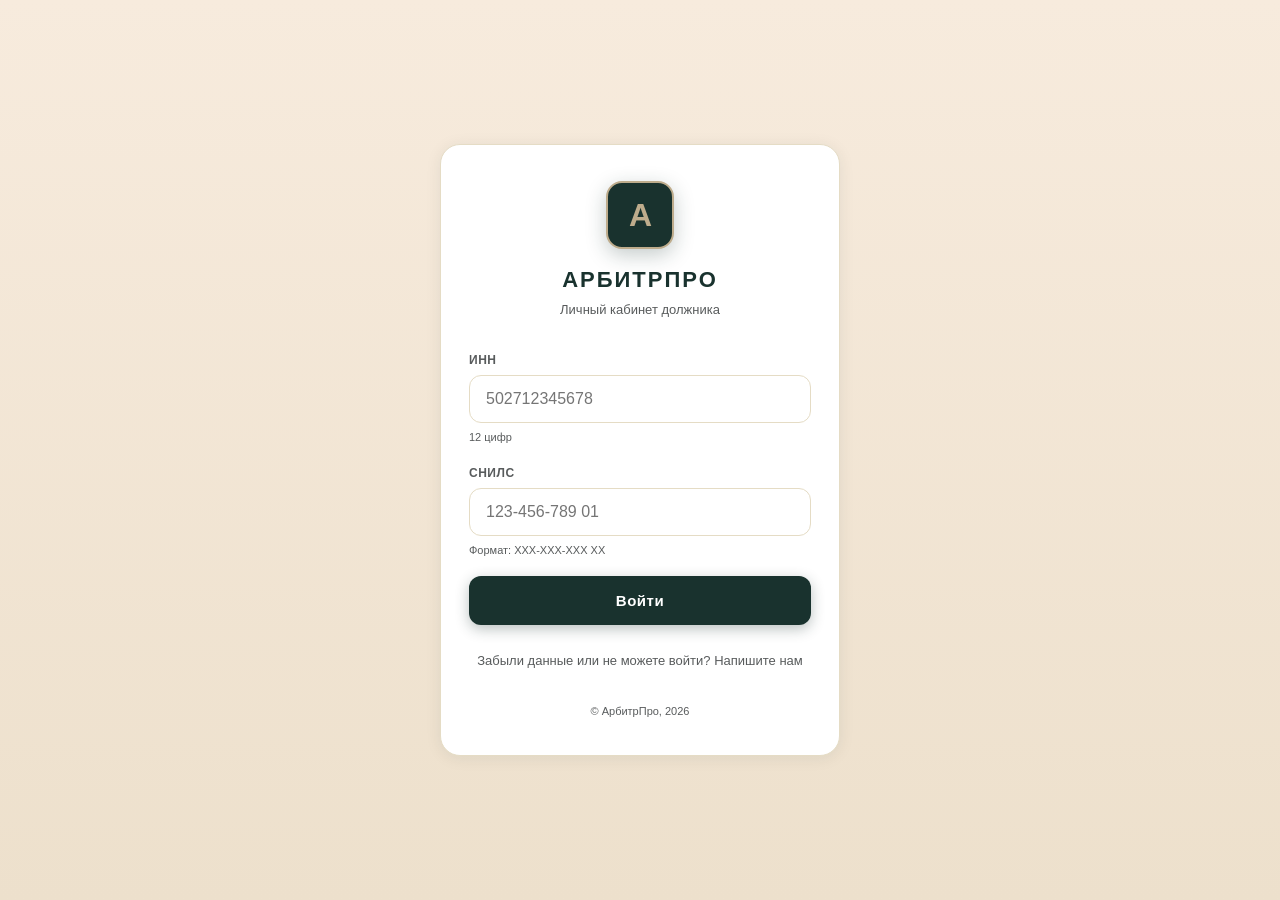
<file: index.html>
<!DOCTYPE html>
<html lang="ru">
<head>
    <meta charset="UTF-8">
    <meta name="viewport" content="width=device-width, initial-scale=1.0, maximum-scale=1.0, user-scalable=no">
    <meta name="theme-color" content="#19322E">
    <title>АрбитрПро — Вход</title>
    
    <!-- PWA Manifest -->
    <link rel="manifest" href="./manifest.json">
    
    <!-- iOS Apple Tags (Обязательно для добавления на экран "Домой") -->
    <link rel="apple-touch-icon" href="./icon-512.png">
    <meta name="apple-mobile-web-app-capable" content="yes">
    <meta name="apple-mobile-web-app-status-bar-style" content="black-translucent">
    <meta name="apple-mobile-web-app-title" content="АрбитрПро">
    
    <!-- Стили -->
    <link rel="stylesheet" href="./styles.css">
</head>
<body class="auth-page">
    <div class="auth-container">
        <!-- Логотип и заголовок -->
        <div class="logo-block">
            <div class="logo-icon">А</div>
            <h1 class="logo-title">АРБИТРПРО</h1>
            <p class="logo-subtitle">Личный кабинет должника</p>
        </div>

        <!-- Форма входа -->
        <form id="loginForm" class="auth-form" novalidate>
            <div class="form-group">
                <label for="inn">ИНН</label>
                <input 
                    type="tel" 
                    id="inn" 
                    name="inn" 
                    maxlength="12" 
                    inputmode="numeric"
                    placeholder="502712345678" 
                    autocomplete="off"
                    required
                >
                <span class="field-hint">12 цифр</span>
            </div>

            <div class="form-group">
                <label for="snils">СНИЛС</label>
                <input 
                    type="tel" 
                    id="snils" 
                    name="snils" 
                    maxlength="14" 
                    inputmode="numeric"
                    placeholder="123-456-789 01" 
                    autocomplete="off"
                    required
                >
                <span class="field-hint">Формат: XXX-XXX-XXX XX</span>
            </div>

            <button type="submit" class="btn-primary" id="loginBtn">Войти</button>

            <!-- Блок ошибки (скрыт по умолчанию) -->
            <div class="auth-error" id="authError" style="display: none;">
                Данные не найдены. Проверьте ИНН и СНИЛС.
            </div>

            <!-- Ссылка на поддержку (заглушка) -->
            <a href="#" class="auth-help" id="helpLink">
                Забыли данные или не можете войти? Напишите нам
            </a>
        </form>

        <!-- Футер -->
        <div class="auth-footer">
            © АрбитрПро, 2026
        </div>
    </div>

    <!-- Логика приложения -->
    <script src="./app.js"></script>
</body>
</html>
</file>
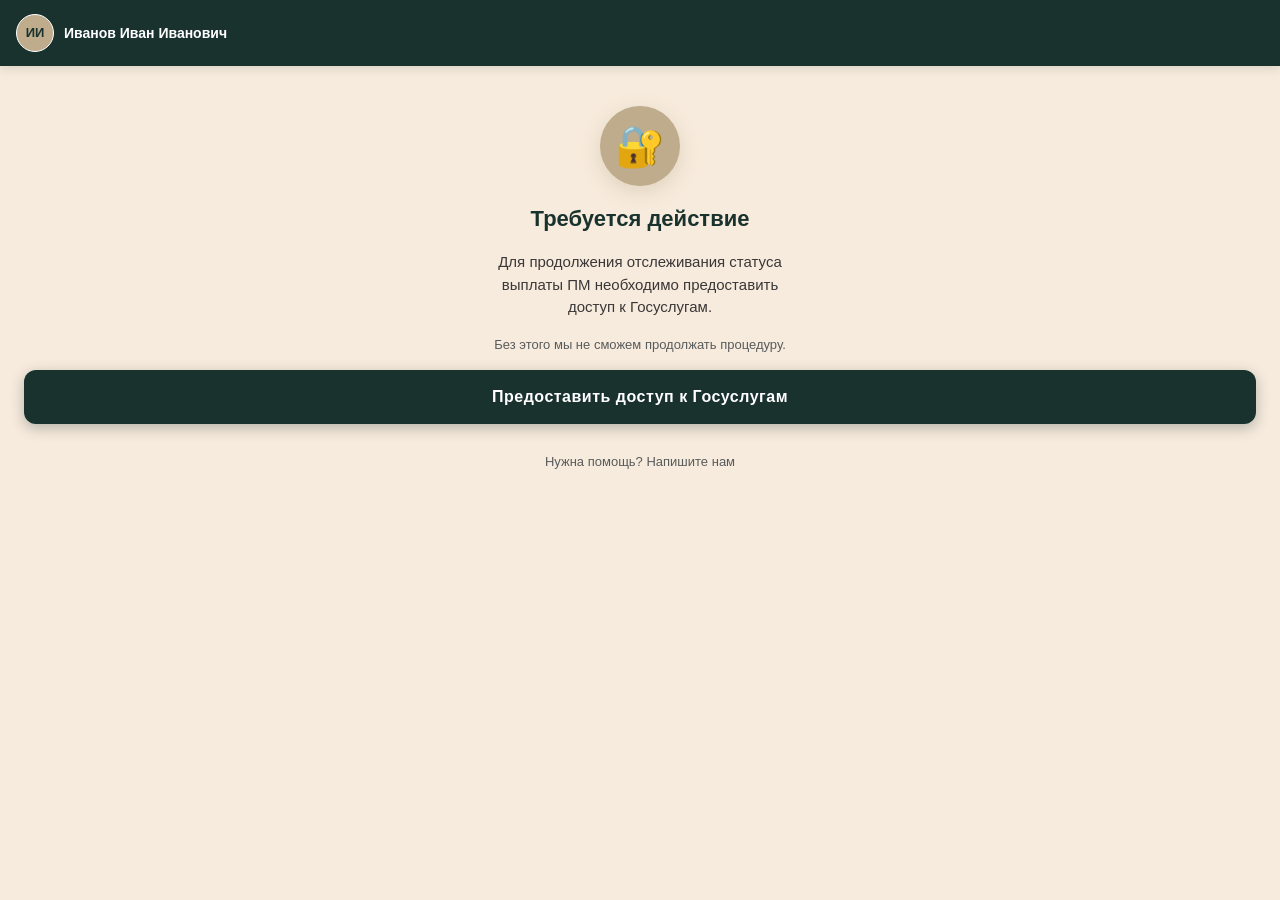
<file: blocked-hard.html>
<!DOCTYPE html>
<html lang="ru">
<head>
    <meta charset="UTF-8">
    <meta name="viewport" content="width=device-width, initial-scale=1.0, maximum-scale=1.0, user-scalable=no">
    <meta name="theme-color" content="#1B8A4A">
    <title>АрбитрПро — Требуется действие</title>
    <link rel="manifest" href="manifest.json">
    <link rel="stylesheet" href="styles.css">
</head>
<body class="blocked-page">
    <header class="top-bar">
        <div class="user-info">
            <div class="user-avatar">ИИ</div>
            <div class="user-name">Иванов Иван Иванович</div>
        </div>
    </header>

    <main class="blocked-content">
        <div class="blocked-icon">🔐</div>
        <h1 class="blocked-title">Требуется действие</h1>
        <p class="blocked-text">
            Для продолжения отслеживания статуса выплаты ПМ необходимо предоставить доступ к Госуслугам.
        </p>
        <p class="blocked-subtext">
            Без этого мы не сможем продолжать процедуру.
        </p>
        <button class="btn-primary btn-large" id="grantAccessBtn">
            Предоставить доступ к Госуслугам
        </button>
        <a href="#" class="blocked-help" id="helpLink">Нужна помощь? Напишите нам</a>
    </main>

    <script src="app.js"></script>
</body>
</html>
</file>
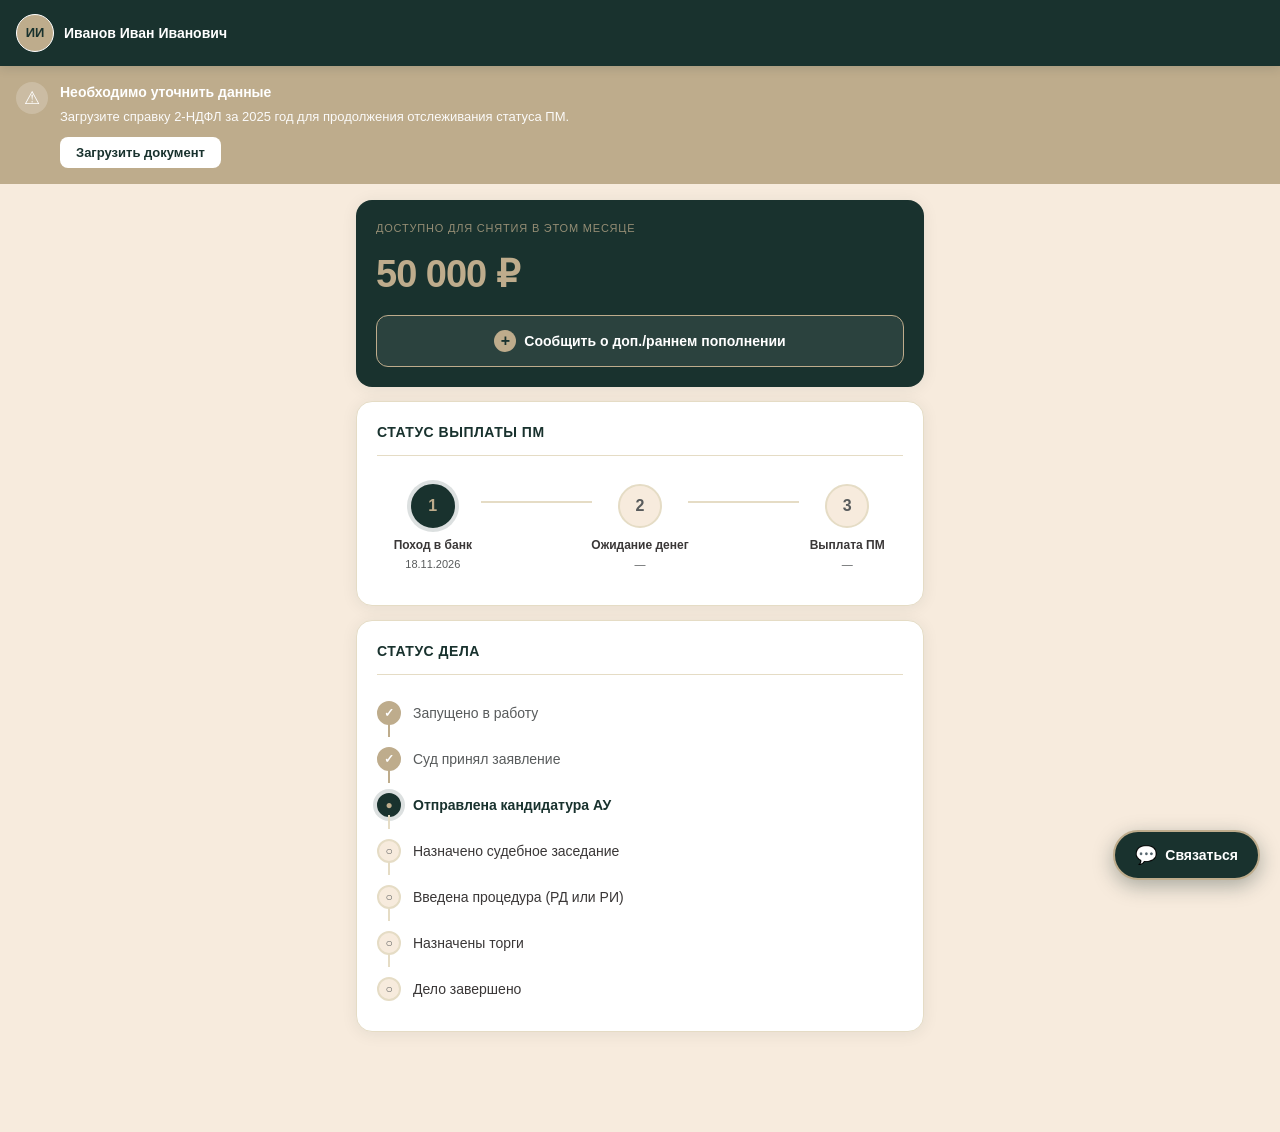
<file: blocked-soft.html>
<!DOCTYPE html>
<html lang="ru">
<head>
    <meta charset="UTF-8">
    <meta name="viewport" content="width=device-width, initial-scale=1.0, maximum-scale=1.0, user-scalable=no">
    <meta name="theme-color" content="#1B8A4A">
    <title>АрбитрПро — Запрос документов</title>
    <link rel="manifest" href="manifest.json">
    <link rel="stylesheet" href="styles.css">
</head>
<body class="dashboard-page">
    <header class="top-bar">
        <div class="user-info">
            <div class="user-avatar">ИИ</div>
            <div class="user-name">Иванов Иван Иванович</div>
        </div>
    </header>

    <!-- Баннер запроса -->
    <div class="soft-alert">
        <div class="soft-alert-icon">⚠</div>
        <div class="soft-alert-body">
            <div class="soft-alert-title">Необходимо уточнить данные</div>
            <div class="soft-alert-text">
                Загрузите справку 2-НДФЛ за 2025 год для продолжения отслеживания статуса ПМ.
            </div>
            <button class="btn-alert" id="uploadDocBtn">Загрузить документ</button>
        </div>
    </div>

    <main class="content">
        <section class="card finance-card">
            <div class="card-label">Доступно для снятия в этом месяце</div>
            <div class="finance-amount">50 000 ₽</div>
            <button class="btn-secondary">
                <span class="btn-icon">+</span>
                Сообщить о доп./раннем пополнении
            </button>
        </section>

        <section class="card">
            <h2 class="card-title">Статус выплаты ПМ</h2>
            <div class="stepper">
                <div class="step active"><div class="step-dot">1</div><div class="step-label">Поход в банк</div><div class="step-date">18.11.2026</div></div>
                <div class="step-line"></div>
                <div class="step"><div class="step-dot">2</div><div class="step-label">Ожидание денег</div><div class="step-date">—</div></div>
                <div class="step-line"></div>
                <div class="step"><div class="step-dot">3</div><div class="step-label">Выплата ПМ</div><div class="step-date">—</div></div>
            </div>
        </section>

        <section class="card">
            <h2 class="card-title">Статус дела</h2>
            <div class="timeline">
                <div class="timeline-item done"><div class="timeline-dot">✓</div><div class="timeline-text">Запущено в работу</div></div>
                <div class="timeline-item done"><div class="timeline-dot">✓</div><div class="timeline-text">Суд принял заявление</div></div>
                <div class="timeline-item active"><div class="timeline-dot">●</div><div class="timeline-text">Отправлена кандидатура АУ</div></div>
                <div class="timeline-item"><div class="timeline-dot">○</div><div class="timeline-text">Назначено судебное заседание</div></div>
                <div class="timeline-item"><div class="timeline-dot">○</div><div class="timeline-text">Введена процедура (РД или РИ)</div></div>
                <div class="timeline-item"><div class="timeline-dot">○</div><div class="timeline-text">Назначены торги</div></div>
                <div class="timeline-item"><div class="timeline-dot">○</div><div class="timeline-text">Дело завершено</div></div>
            </div>
        </section>
    </main>

    <button class="fab-contact" id="contactBtn">
        <span class="fab-icon">💬</span>
        <span class="fab-text">Связаться</span>
    </button>

    <script src="app.js"></script>
</body>
</html>
</file>
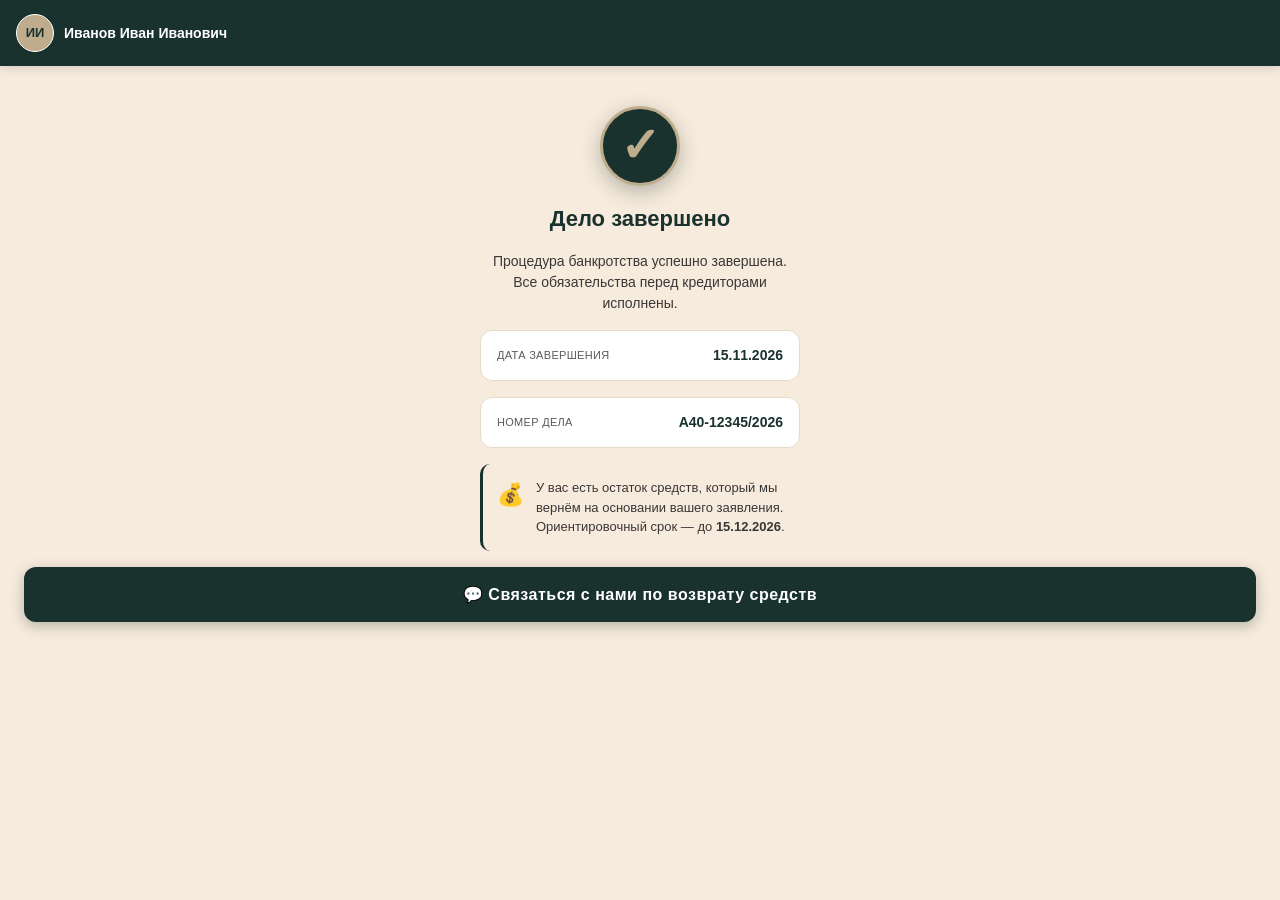
<file: closed.html>
<!DOCTYPE html>
<html lang="ru">
<head>
    <meta charset="UTF-8">
    <meta name="viewport" content="width=device-width, initial-scale=1.0, maximum-scale=1.0, user-scalable=no">
    <meta name="theme-color" content="#1B8A4A">
    <title>АрбитрПро — Дело завершено</title>
    <link rel="manifest" href="manifest.json">
    <link rel="stylesheet" href="styles.css">
</head>
<body class="closed-page">
    <header class="top-bar">
        <div class="user-info">
            <div class="user-avatar">ИИ</div>
            <div class="user-name">Иванов Иван Иванович</div>
        </div>
    </header>

    <main class="closed-content">
        <div class="success-icon">✓</div>
        <h1 class="success-title">Дело завершено</h1>
        <p class="success-text">
            Процедура банкротства успешно завершена. Все обязательства перед кредиторами исполнены.
        </p>

        <div class="info-card">
            <div class="info-label">Дата завершения</div>
            <div class="info-value">15.11.2026</div>
        </div>

        <div class="info-card">
            <div class="info-label">Номер дела</div>
            <div class="info-value">А40-12345/2026</div>
        </div>

        <div class="notice-card">
            <div class="notice-icon">💰</div>
            <div class="notice-text">
                У вас есть остаток средств, который мы вернём на основании вашего заявления. Ориентировочный срок — до <b>15.12.2026</b>.
            </div>
        </div>

        <button class="btn-primary btn-large" id="contactBtn">
            💬 Связаться с нами по возврату средств
        </button>
    </main>

    <script src="app.js"></script>
</body>
</html>
</file>
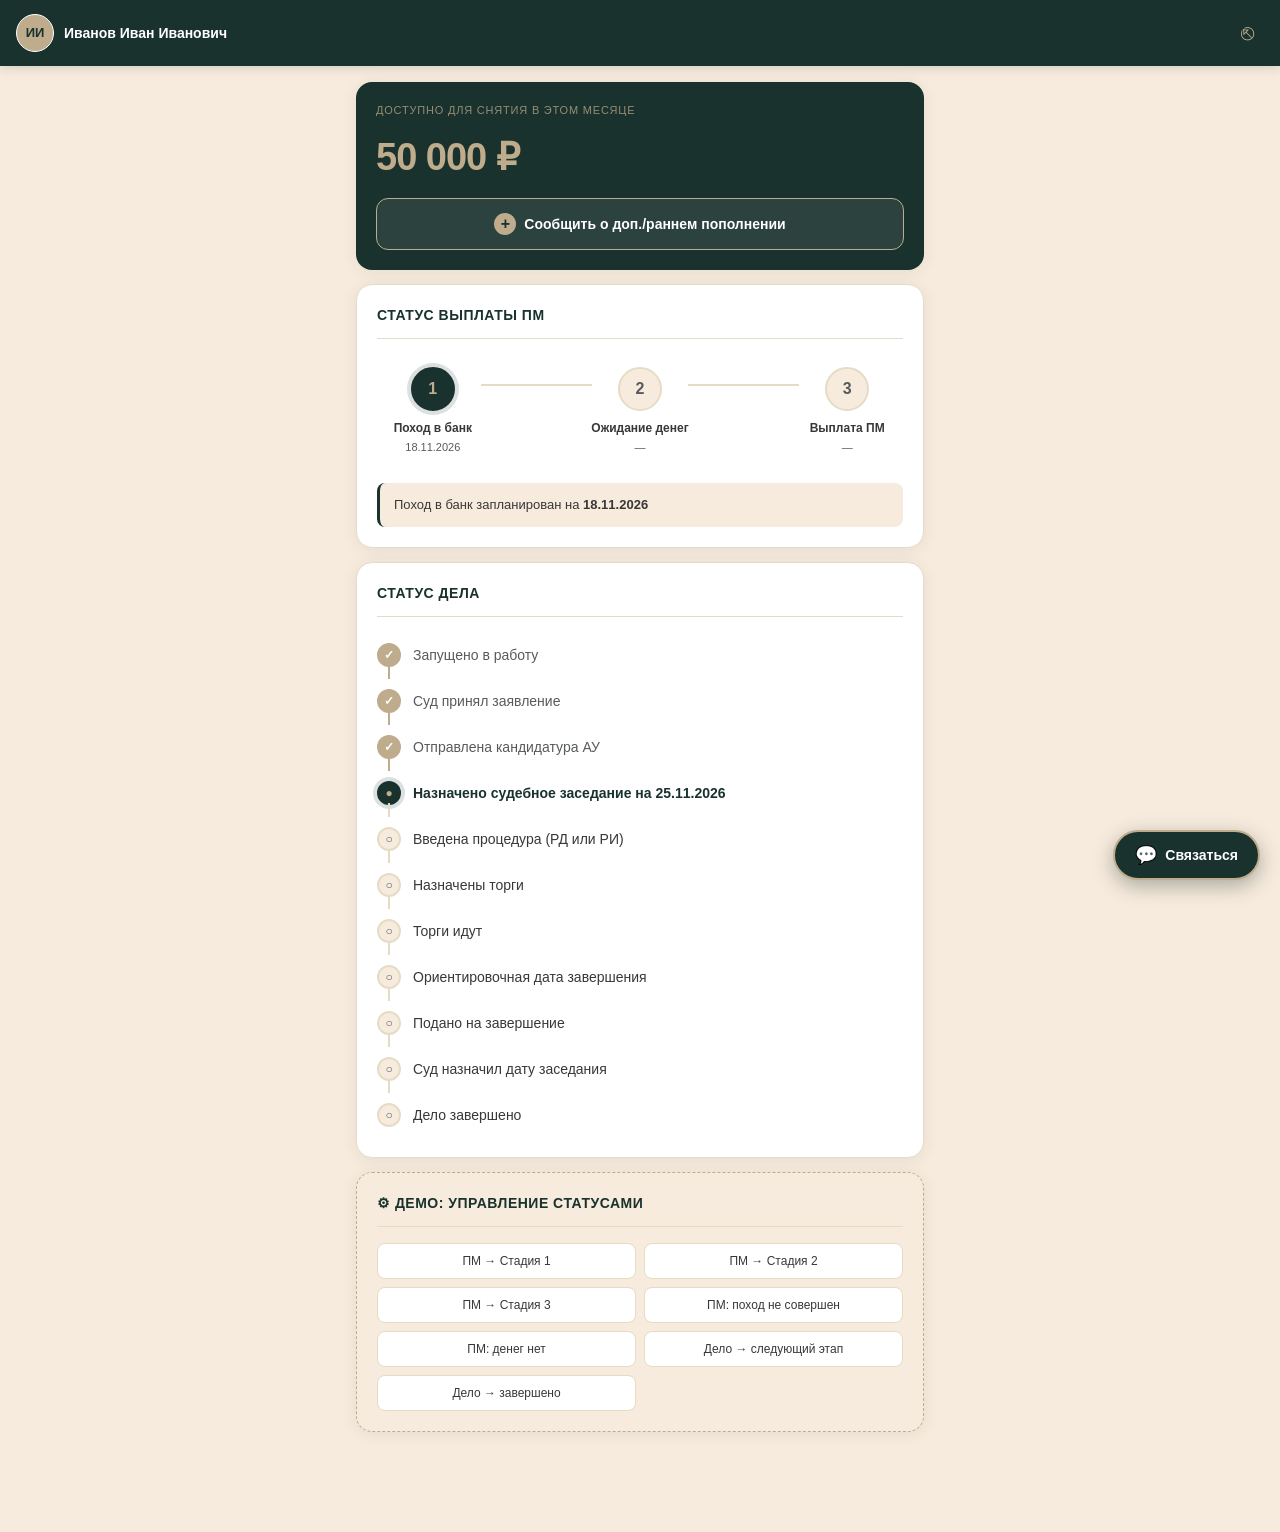
<file: dashboard.html>
<!DOCTYPE html>
<html lang="ru">
<head>
    <meta charset="UTF-8">
    <meta name="viewport" content="width=device-width, initial-scale=1.0, maximum-scale=1.0, user-scalable=no">
    <meta name="theme-color" content="#1B8A4A">
    <title>АрбитрПро — Главная</title>
    <link rel="manifest" href="manifest.json">
    <link rel="stylesheet" href="styles.css">
</head>
<body class="dashboard-page">
    <header class="top-bar">
        <div class="user-info">
            <div class="user-avatar">ИИ</div>
            <div class="user-name">Иванов Иван Иванович</div>
        </div>
        <button class="btn-logout" id="logoutBtn" title="Выйти">⎋</button>
    </header>

    <main class="content">
        <!-- Блок 1: Финансы -->
        <section class="card finance-card">
            <div class="card-label">Доступно для снятия в этом месяце</div>
            <div class="finance-amount" id="pmAmount">50 000 ₽</div>
            <button class="btn-secondary" id="topupBtn">
                <span class="btn-icon">+</span>
                Сообщить о доп./раннем пополнении
            </button>
        </section>

        <!-- Блок 2: Трекер ПМ -->
        <section class="card">
            <h2 class="card-title">Статус выплаты ПМ</h2>
            <div class="stepper" id="pmStepper">
                <div class="step active" data-step="1">
                    <div class="step-dot">1</div>
                    <div class="step-label">Поход в банк</div>
                    <div class="step-date" id="step1Date">18.11.2026</div>
                </div>
                <div class="step-line"></div>
                <div class="step" data-step="2">
                    <div class="step-dot">2</div>
                    <div class="step-label">Ожидание денег</div>
                    <div class="step-date" id="step2Date">—</div>
                </div>
                <div class="step-line"></div>
                <div class="step" data-step="3">
                    <div class="step-dot">3</div>
                    <div class="step-label">Выплата ПМ</div>
                    <div class="step-date" id="step3Date">—</div>
                </div>
            </div>
            <div class="status-message" id="pmStatus">
                Поход в банк запланирован на <b>18.11.2026</b>
            </div>
        </section>

        <!-- Блок 3: Трекер дела -->
        <section class="card">
            <h2 class="card-title">Статус дела</h2>
            <div class="timeline" id="caseTimeline">
                <div class="timeline-item done">
                    <div class="timeline-dot">✓</div>
                    <div class="timeline-text">Запущено в работу</div>
                </div>
                <div class="timeline-item done">
                    <div class="timeline-dot">✓</div>
                    <div class="timeline-text">Суд принял заявление</div>
                </div>
                <div class="timeline-item done">
                    <div class="timeline-dot">✓</div>
                    <div class="timeline-text">Отправлена кандидатура АУ</div>
                </div>
                <div class="timeline-item active">
                    <div class="timeline-dot">●</div>
                    <div class="timeline-text">Назначено судебное заседание на <b>25.11.2026</b></div>
                </div>
                <div class="timeline-item">
                    <div class="timeline-dot">○</div>
                    <div class="timeline-text">Введена процедура (РД или РИ)</div>
                </div>
                <div class="timeline-item">
                    <div class="timeline-dot">○</div>
                    <div class="timeline-text">Назначены торги</div>
                </div>
                <div class="timeline-item">
                    <div class="timeline-dot">○</div>
                    <div class="timeline-text">Торги идут</div>
                </div>
                <div class="timeline-item">
                    <div class="timeline-dot">○</div>
                    <div class="timeline-text">Ориентировочная дата завершения</div>
                </div>
                <div class="timeline-item">
                    <div class="timeline-dot">○</div>
                    <div class="timeline-text">Подано на завершение</div>
                </div>
                <div class="timeline-item">
                    <div class="timeline-dot">○</div>
                    <div class="timeline-text">Суд назначил дату заседания</div>
                </div>
                <div class="timeline-item">
                    <div class="timeline-dot">○</div>
                    <div class="timeline-text">Дело завершено</div>
                </div>
            </div>
        </section>

        <!-- Демо-панель управления статусами (только для демо) -->
        <section class="card demo-panel">
            <h2 class="card-title">⚙ Демо: управление статусами</h2>
            <div class="demo-buttons">
                <button class="btn-demo" data-action="pm-step-1">ПМ → Стадия 1</button>
                <button class="btn-demo" data-action="pm-step-2">ПМ → Стадия 2</button>
                <button class="btn-demo" data-action="pm-step-3">ПМ → Стадия 3</button>
                <button class="btn-demo" data-action="pm-fail">ПМ: поход не совершен</button>
                <button class="btn-demo" data-action="pm-no-money">ПМ: денег нет</button>
                <button class="btn-demo" data-action="case-next">Дело → следующий этап</button>
                <button class="btn-demo" data-action="case-done">Дело → завершено</button>
            </div>
        </section>
    </main>

    <!-- Фиксированная кнопка связи -->
    <button class="fab-contact" id="contactBtn" title="Связаться с нами">
        <span class="fab-icon">💬</span>
        <span class="fab-text">Связаться</span>
    </button>

    <script src="app.js"></script>
</body>
</html>
</file>
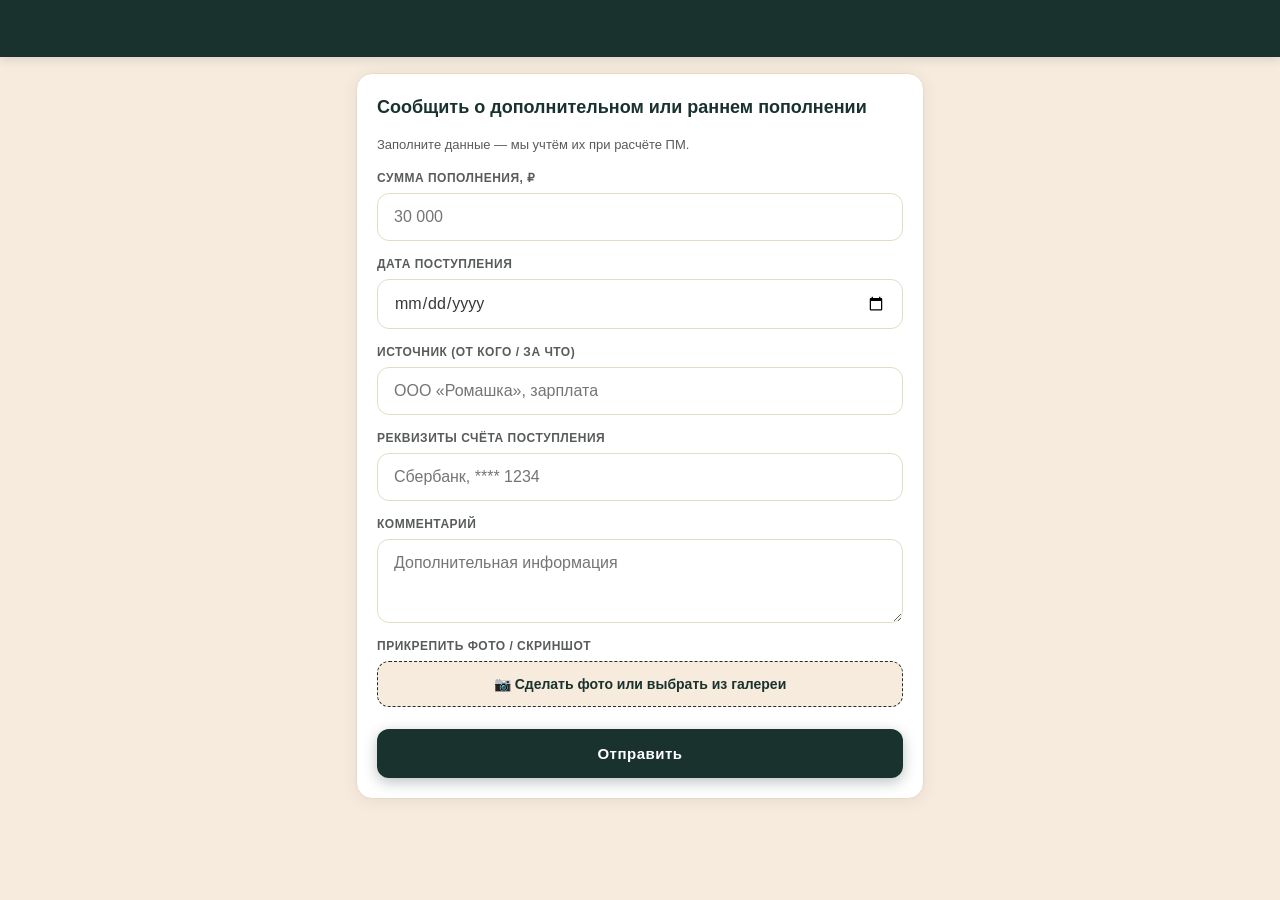
<file: topup.html>
<!DOCTYPE html>
<html lang="ru">
<head>
    <meta charset="UTF-8">
    <meta name="viewport" content="width=device-width, initial-scale=1.0, maximum-scale=1.0, user-scalable=no">
    <meta name="theme-color" content="#1B8A4A">
    <title>АрбитрПро — Дополнительное пополнение</title>
    <link rel="manifest" href="manifest.json">
    <link rel="stylesheet" href="styles.css">
</head>
<body class="form-page">
    <header class="top-bar">
        <button class="btn-back" id="backBtn">← Назад</button>
        <div class="top-bar-title">Доп. пополнение</div>
        <div style="width:40px;"></div>
    </header>

    <main class="content">
        <form id="topupForm" class="form-card" novalidate>
            <h2 class="form-title">Сообщить о дополнительном или раннем пополнении</h2>
            <p class="form-subtitle">Заполните данные — мы учтём их при расчёте ПМ.</p>

            <div class="form-group">
                <label for="amount">Сумма пополнения, ₽</label>
                <input type="tel" id="amount" inputmode="numeric" placeholder="30 000">
            </div>

            <div class="form-group">
                <label for="date">Дата поступления</label>
                <input type="date" id="date">
            </div>

            <div class="form-group">
                <label for="source">Источник (от кого / за что)</label>
                <input type="text" id="source" placeholder="ООО «Ромашка», зарплата">
            </div>

            <div class="form-group">
                <label for="account">Реквизиты счёта поступления</label>
                <input type="text" id="account" placeholder="Сбербанк, **** 1234">
            </div>

            <div class="form-group">
                <label for="comment">Комментарий</label>
                <textarea id="comment" rows="3" placeholder="Дополнительная информация"></textarea>
            </div>

            <div class="form-group">
                <label>Прикрепить фото / скриншот</label>
                <div class="file-upload">
                    <input type="file" id="fileInput" accept="image/*" capture="environment" style="display:none;">
                    <button type="button" class="btn-file" id="fileBtn">📷 Сделать фото или выбрать из галереи</button>
                    <div class="file-preview" id="filePreview"></div>
                </div>
            </div>

            <button type="submit" class="btn-primary">Отправить</button>
        </form>
    </main>

    <script src="app.js"></script>
</body>
</html>
</file>
<file: styles.css>
:root {
    --white: #FFFFFF;
    --green: #19322E;
    --green-dark: #0F1F1C;
    --sand: #BEAC8C;
    --sand-light: #D4C4A8;
    --cream: #F7EBDD;
    --cream-dark: #EDE0CC;
    --gray: #585B5C;
    --dark: #3A3737;
    --border: #E5DCC5;
    --error: #A04030;
    --shadow: 0 2px 16px rgba(25, 50, 46, 0.08);
}

* { box-sizing: border-box; margin: 0; padding: 0; }

html, body {
    font-family: -apple-system, BlinkMacSystemFont, "Segoe UI", Roboto, sans-serif;
    background: var(--cream);
    color: var(--dark);
    font-size: 16px;
    line-height: 1.5;
    -webkit-font-smoothing: antialiased;
    min-height: 100vh;
}

/* ===== ЭКРАН ВХОДА ===== */
.auth-page {
    display: flex;
    align-items: center;
    justify-content: center;
    min-height: 100vh;
    padding: 20px;
    background: linear-gradient(180deg, var(--cream) 0%, var(--cream-dark) 100%);
}

.auth-container {
    width: 100%;
    max-width: 400px;
    background: var(--white);
    border-radius: 20px;
    padding: 36px 28px;
    box-shadow: var(--shadow);
    border: 1px solid var(--border);
}

.logo-block { text-align: center; margin-bottom: 32px; }

.logo-icon {
    width: 68px; height: 68px;
    margin: 0 auto 14px;
    background: var(--green);
    color: var(--sand);
    font-size: 32px;
    font-weight: 700;
    border-radius: 16px;
    display: flex;
    align-items: center;
    justify-content: center;
    box-shadow: 0 6px 20px rgba(25, 50, 46, 0.25);
    border: 2px solid var(--sand);
    letter-spacing: -1px;
}

.logo-title {
    font-size: 22px;
    font-weight: 700;
    color: var(--green);
    letter-spacing: 2px;
}

.logo-subtitle {
    font-size: 13px;
    color: var(--gray);
    margin-top: 4px;
}

.auth-form { display: flex; flex-direction: column; gap: 18px; }

.form-group { display: flex; flex-direction: column; gap: 6px; }

.form-group label {
    font-size: 12px;
    font-weight: 600;
    color: var(--gray);
    text-transform: uppercase;
    letter-spacing: 0.5px;
}

.form-group input,
.form-group textarea {
    width: 100%;
    padding: 14px 16px;
    font-size: 16px;
    border: 1.5px solid var(--border);
    border-radius: 12px;
    background: var(--white);
    color: var(--dark);
    transition: border-color 0.2s, box-shadow 0.2s;
    font-family: inherit;
}

.form-group input:focus,
.form-group textarea:focus {
    outline: none;
    border-color: var(--green);
    box-shadow: 0 0 0 3px rgba(25, 50, 46, 0.1);
}

.field-hint {
    font-size: 11px;
    color: var(--gray);
}

.btn-primary {
    width: 100%;
    padding: 16px;
    font-size: 15px;
    font-weight: 600;
    color: var(--white);
    background: var(--green);
    border: none;
    border-radius: 12px;
    cursor: pointer;
    transition: transform 0.1s, background 0.2s;
    box-shadow: 0 4px 14px rgba(25, 50, 46, 0.3);
    letter-spacing: 0.5px;
}

.btn-primary:active { transform: scale(0.98); background: var(--green-dark); }

.btn-large { padding: 18px; font-size: 16px; }

.btn-secondary {
    width: 100%;
    padding: 14px;
    font-size: 14px;
    font-weight: 600;
    color: var(--green);
    background: rgba(25, 50, 46, 0.06);
    border: 1.5px solid var(--green);
    border-radius: 12px;
    cursor: pointer;
    display: flex;
    align-items: center;
    justify-content: center;
    gap: 8px;
    margin-top: 12px;
}

.btn-icon {
    width: 22px; height: 22px;
    background: var(--green);
    color: var(--sand);
    border-radius: 50%;
    display: inline-flex;
    align-items: center;
    justify-content: center;
    font-size: 16px;
    font-weight: 700;
}

.auth-error {
    padding: 12px;
    background: #FDECEB;
    color: var(--error);
    border-radius: 10px;
    font-size: 14px;
    text-align: center;
    border: 1px solid rgba(160, 64, 48, 0.2);
}

.auth-help {
    display: block;
    text-align: center;
    color: var(--gray);
    font-size: 13px;
    text-decoration: none;
    padding: 8px;
}

.auth-help:active { color: var(--green); }

.auth-footer {
    text-align: center;
    font-size: 11px;
    color: var(--gray);
    margin-top: 24px;
}

/* ===== DASHBOARD ===== */
.top-bar {
    background: var(--green);
    padding: 14px 16px;
    display: flex;
    align-items: center;
    justify-content: space-between;
    position: sticky;
    top: 0;
    z-index: 10;
    box-shadow: 0 2px 10px rgba(25, 50, 46, 0.15);
}

.user-info { display: flex; align-items: center; gap: 10px; }

.user-avatar {
    width: 38px; height: 38px;
    background: var(--sand);
    color: var(--green);
    font-weight: 700;
    border-radius: 50%;
    display: flex;
    align-items: center;
    justify-content: center;
    font-size: 13px;
    border: 1.5px solid var(--white);
}

.user-name {
    font-size: 14px;
    font-weight: 600;
    color: var(--white);
}

.btn-logout {
    background: none;
    border: none;
    font-size: 22px;
    color: var(--sand);
    cursor: pointer;
    padding: 6px 10px;
}

.content {
    padding: 16px;
    padding-bottom: 100px;
    display: flex;
    flex-direction: column;
    gap: 14px;
}

.card {
    background: var(--white);
    border-radius: 16px;
    padding: 20px;
    box-shadow: var(--shadow);
    border: 1px solid var(--border);
}

.card-title {
    font-size: 14px;
    font-weight: 700;
    color: var(--green);
    margin-bottom: 16px;
    padding-bottom: 12px;
    border-bottom: 1px solid var(--border);
    text-transform: uppercase;
    letter-spacing: 0.5px;
}

/* Финансы */
.finance-card {
    background: var(--green);
    color: var(--white);
    border: none;
}

.card-label {
    font-size: 11px;
    opacity: 0.75;
    text-transform: uppercase;
    letter-spacing: 0.8px;
    color: var(--sand);
}

.finance-amount {
    font-size: 38px;
    font-weight: 800;
    margin: 10px 0 6px;
    color: var(--sand);
    letter-spacing: -1px;
}

.finance-card .btn-secondary {
    background: rgba(255, 255, 255, 0.08);
    color: var(--white);
    border-color: var(--sand);
}

.finance-card .btn-icon {
    background: var(--sand);
    color: var(--green);
}

/* Степпер ПМ */
.stepper {
    display: flex;
    align-items: flex-start;
    justify-content: space-between;
    position: relative;
    padding: 8px 0;
}

.step {
    flex: 1;
    display: flex;
    flex-direction: column;
    align-items: center;
    text-align: center;
    position: relative;
    z-index: 2;
}

.step-dot {
    width: 36px; height: 36px;
    border-radius: 50%;
    background: var(--cream);
    color: var(--gray);
    display: flex;
    align-items: center;
    justify-content: center;
    font-weight: 700;
    font-size: 14px;
    border: 2px solid var(--border);
    margin-bottom: 8px;
    transition: all 0.3s;
}

.step.active .step-dot {
    background: var(--green);
    color: var(--sand);
    border-color: var(--green);
    box-shadow: 0 0 0 4px rgba(25, 50, 46, 0.15);
}

.step.done .step-dot {
    background: var(--sand);
    color: var(--white);
    border-color: var(--sand);
}

.step-label {
    font-size: 12px;
    font-weight: 600;
    color: var(--dark);
    margin-bottom: 2px;
}

.step-date {
    font-size: 11px;
    color: var(--gray);
}

.step-line {
    flex: 1;
    height: 2px;
    background: var(--border);
    margin: 17px -8px 0;
    z-index: 1;
}

.status-message {
    margin-top: 16px;
    padding: 12px 14px;
    background: var(--cream);
    border-left: 3px solid var(--green);
    border-radius: 8px;
    font-size: 13px;
    color: var(--dark);
}

/* Timeline */
.timeline { display: flex; flex-direction: column; gap: 2px; }

.timeline-item {
    display: flex;
    align-items: flex-start;
    gap: 12px;
    padding: 10px 0;
    position: relative;
}

.timeline-item:not(:last-child)::after {
    content: '';
    position: absolute;
    left: 11px;
    top: 32px;
    bottom: -2px;
    width: 2px;
    background: var(--border);
}

.timeline-item.done:not(:last-child)::after { background: var(--sand); }

.timeline-dot {
    width: 24px; height: 24px;
    border-radius: 50%;
    background: var(--cream);
    color: var(--gray);
    display: flex;
    align-items: center;
    justify-content: center;
    font-size: 12px;
    font-weight: 700;
    flex-shrink: 0;
    border: 2px solid var(--border);
}

.timeline-item.done .timeline-dot {
    background: var(--sand);
    color: var(--white);
    border-color: var(--sand);
}

.timeline-item.active .timeline-dot {
    background: var(--green);
    color: var(--sand);
    border-color: var(--green);
    box-shadow: 0 0 0 4px rgba(25, 50, 46, 0.15);
}

.timeline-text {
    font-size: 14px;
    color: var(--dark);
    padding-top: 2px;
}

.timeline-item.done .timeline-text { color: var(--gray); }
.timeline-item.active .timeline-text { font-weight: 600; color: var(--green); }

/* FAB */
.fab-contact {
    position: fixed;
    bottom: 20px;
    right: 20px;
    background: var(--green);
    color: var(--white);
    border: 2px solid var(--sand);
    border-radius: 50px;
    padding: 12px 20px;
    display: flex;
    align-items: center;
    gap: 8px;
    font-size: 14px;
    font-weight: 600;
    cursor: pointer;
    box-shadow: 0 6px 20px rgba(25, 50, 46, 0.35);
    z-index: 20;
}

.fab-icon { font-size: 18px; }

/* Демо-панель */
.demo-panel {
    background: var(--cream);
    border: 1px dashed var(--sand);
}

.demo-buttons {
    display: grid;
    grid-template-columns: 1fr 1fr;
    gap: 8px;
}

.btn-demo {
    padding: 10px;
    font-size: 12px;
    background: var(--white);
    border: 1px solid var(--border);
    border-radius: 8px;
    cursor: pointer;
    color: var(--dark);
}

.btn-demo:active { background: var(--cream-dark); }

/* ===== БЛОКИРОВКИ ===== */
.blocked-page, .closed-page {
    min-height: 100vh;
    background: var(--cream);
}

.blocked-content, .closed-content {
    padding: 40px 24px;
    text-align: center;
    display: flex;
    flex-direction: column;
    align-items: center;
    gap: 16px;
}

.blocked-icon {
    width: 80px; height: 80px;
    background: var(--sand);
    color: var(--white);
    font-size: 40px;
    border-radius: 50%;
    display: flex;
    align-items: center;
    justify-content: center;
    box-shadow: 0 6px 20px rgba(190, 172, 140, 0.4);
}

.blocked-title, .success-title {
    font-size: 22px;
    color: var(--green);
    font-weight: 700;
}

.blocked-text {
    font-size: 15px;
    color: var(--dark);
    max-width: 320px;
}

.blocked-subtext {
    font-size: 13px;
    color: var(--gray);
}

.blocked-help {
    color: var(--gray);
    font-size: 13px;
    text-decoration: none;
    margin-top: 12px;
}

/* Soft alert */
.soft-alert {
    background: var(--sand);
    color: var(--white);
    padding: 16px;
    display: flex;
    gap: 12px;
    align-items: flex-start;
}

.soft-alert-icon {
    width: 32px; height: 32px;
    background: rgba(255, 255, 255, 0.2);
    border-radius: 50%;
    display: flex;
    align-items: center;
    justify-content: center;
    font-size: 18px;
    flex-shrink: 0;
}

.soft-alert-body { flex: 1; }

.soft-alert-title {
    font-size: 14px;
    font-weight: 700;
    margin-bottom: 4px;
}

.soft-alert-text {
    font-size: 13px;
    opacity: 0.95;
    margin-bottom: 10px;
}

.btn-alert {
    background: var(--white);
    color: var(--green);
    border: none;
    padding: 8px 16px;
    border-radius: 8px;
    font-weight: 600;
    font-size: 13px;
    cursor: pointer;
}

/* ===== ФОРМЫ ===== */
.form-page { background: var(--cream); min-height: 100vh; }

.btn-back {
    background: none;
    border: none;
    color: var(--green);
    font-size: 15px;
    font-weight: 600;
    cursor: pointer;
    padding: 6px 10px;
}

.top-bar-title {
    font-size: 15px;
    font-weight: 700;
    color: var(--green);
}

.form-card {
    background: var(--white);
    border-radius: 16px;
    padding: 20px;
    box-shadow: var(--shadow);
    border: 1px solid var(--border);
    display: flex;
    flex-direction: column;
    gap: 14px;
}

.form-title {
    font-size: 18px;
    color: var(--green);
    font-weight: 700;
}

.form-subtitle {
    font-size: 13px;
    color: var(--gray);
}

.file-upload { display: flex; flex-direction: column; gap: 8px; }

.btn-file {
    padding: 14px;
    background: var(--cream);
    color: var(--green);
    border: 1.5px dashed var(--green);
    border-radius: 12px;
    font-size: 14px;
    font-weight: 600;
    cursor: pointer;
    text-align: center;
}

.file-preview {
    display: flex;
    flex-wrap: wrap;
    gap: 8px;
}

.file-preview img {
    width: 80px; height: 80px;
    object-fit: cover;
    border-radius: 8px;
    border: 1px solid var(--border);
}

/* ===== ЗАВЕРШЕННОЕ ДЕЛО ===== */
.success-icon {
    width: 80px; height: 80px;
    background: var(--green);
    color: var(--sand);
    font-size: 48px;
    font-weight: 700;
    border-radius: 50%;
    display: flex;
    align-items: center;
    justify-content: center;
    box-shadow: 0 6px 20px rgba(25, 50, 46, 0.3);
    border: 3px solid var(--sand);
}

.success-text {
    font-size: 14px;
    color: var(--dark);
    max-width: 320px;
}

.info-card {
    width: 100%;
    max-width: 320px;
    background: var(--white);
    border: 1px solid var(--border);
    border-radius: 12px;
    padding: 14px 16px;
    display: flex;
    justify-content: space-between;
    align-items: center;
}

.info-label {
    font-size: 11px;
    color: var(--gray);
    text-transform: uppercase;
    letter-spacing: 0.3px;
}

.info-value {
    font-size: 14px;
    font-weight: 700;
    color: var(--green);
}

.notice-card {
    width: 100%;
    max-width: 320px;
    background: var(--cream);
    border-left: 3px solid var(--green);
    border-radius: 10px;
    padding: 14px;
    display: flex;
    gap: 12px;
    text-align: left;
}

.notice-icon { font-size: 22px; }

.notice-text {
    font-size: 13px;
    color: var(--dark);
}

/* ===== АДАПТИВ ===== */
@media (min-width: 600px) {
    .content { max-width: 600px; margin: 0 auto; }
    .stepper { padding: 12px 0; }
    .step-dot { width: 44px; height: 44px; font-size: 16px; }
}
</file>
